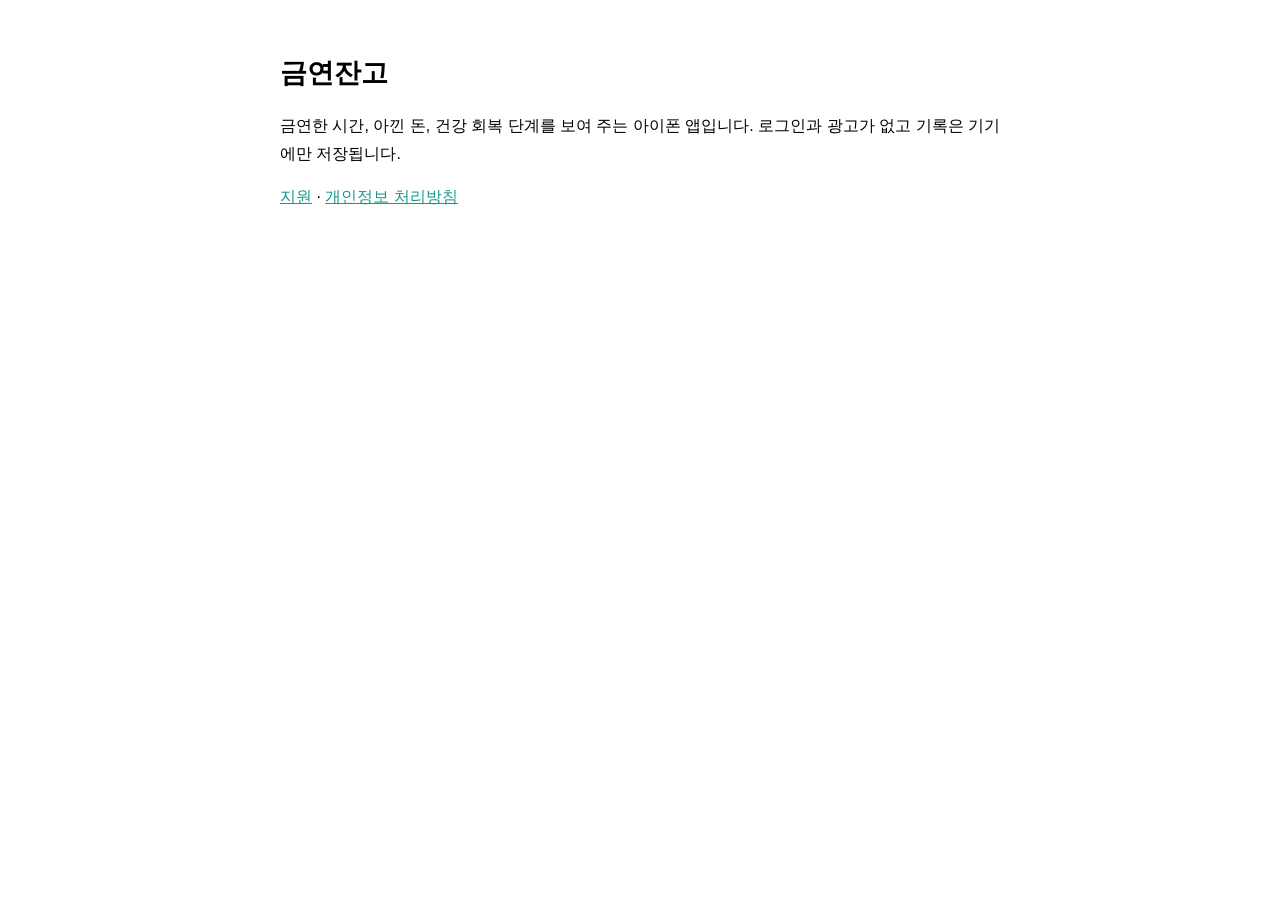
<file: index.html>
<!DOCTYPE html>
<html lang="ko">
<head>
<meta charset="utf-8">
<meta name="viewport" content="width=device-width, initial-scale=1">
<title>금연잔고</title>
<link rel="stylesheet" href="style.css">
</head>
<body>
<h1>금연잔고</h1>
<p>금연한 시간, 아낀 돈, 건강 회복 단계를 보여 주는 아이폰 앱입니다. 로그인과 광고가 없고 기록은 기기에만 저장됩니다.</p>
<p><a href="support.html">지원</a> · <a href="privacy.html">개인정보 처리방침</a></p>
</body>
</html>
</file>
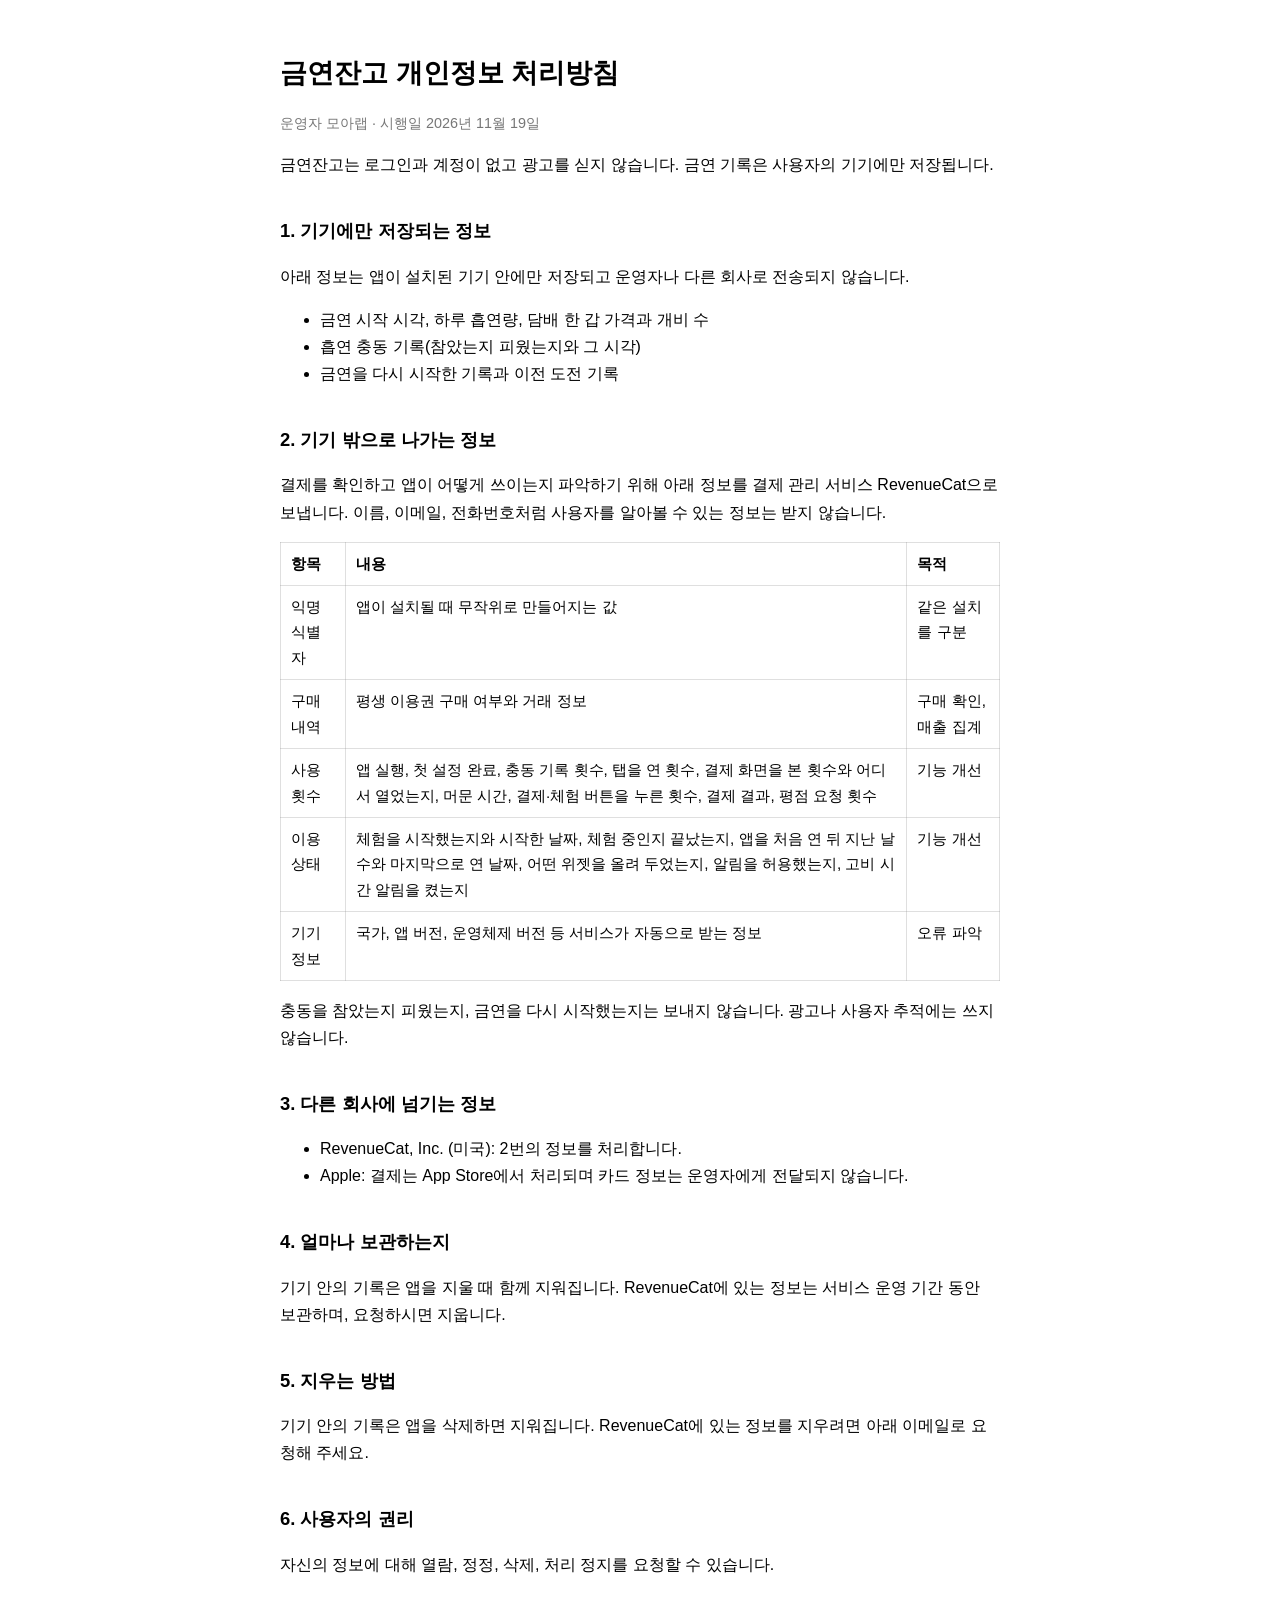
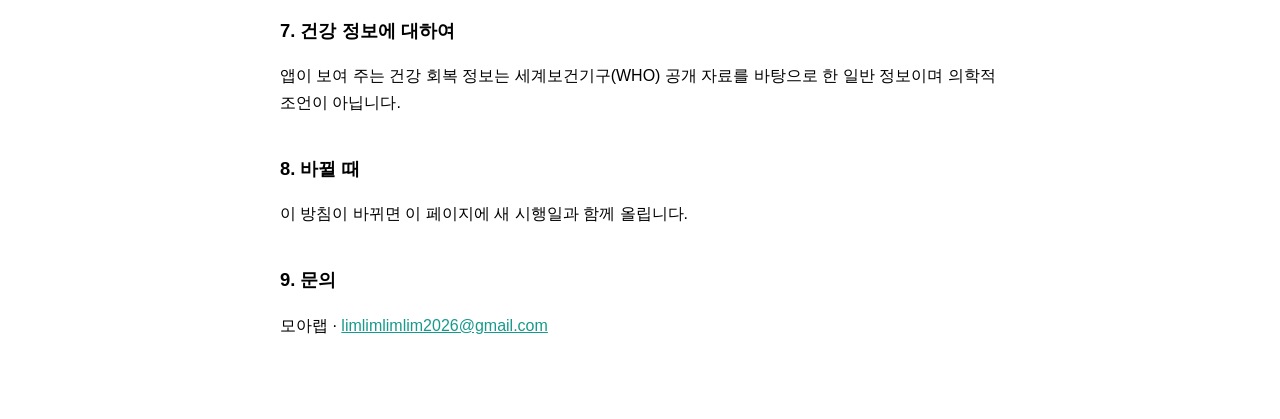
<file: privacy.html>
<!DOCTYPE html>
<html lang="ko">
<head>
<meta charset="utf-8">
<meta name="viewport" content="width=device-width, initial-scale=1">
<title>금연잔고 개인정보 처리방침</title>
<link rel="stylesheet" href="style.css">
</head>
<body>
<h1>금연잔고 개인정보 처리방침</h1>
<p class="meta">운영자 모아랩 · 시행일 2026년 11월 19일</p>

<p>금연잔고는 로그인과 계정이 없고 광고를 싣지 않습니다. 금연 기록은 사용자의 기기에만 저장됩니다.</p>

<h2>1. 기기에만 저장되는 정보</h2>
<p>아래 정보는 앱이 설치된 기기 안에만 저장되고 운영자나 다른 회사로 전송되지 않습니다.</p>
<ul>
<li>금연 시작 시각, 하루 흡연량, 담배 한 갑 가격과 개비 수</li>
<li>흡연 충동 기록(참았는지 피웠는지와 그 시각)</li>
<li>금연을 다시 시작한 기록과 이전 도전 기록</li>
</ul>

<h2>2. 기기 밖으로 나가는 정보</h2>
<p>결제를 확인하고 앱이 어떻게 쓰이는지 파악하기 위해 아래 정보를 결제 관리 서비스 RevenueCat으로 보냅니다. 이름, 이메일, 전화번호처럼 사용자를 알아볼 수 있는 정보는 받지 않습니다.</p>
<table>
<tr><th>항목</th><th>내용</th><th>목적</th></tr>
<tr><td>익명 식별자</td><td>앱이 설치될 때 무작위로 만들어지는 값</td><td>같은 설치를 구분</td></tr>
<tr><td>구매 내역</td><td>평생 이용권 구매 여부와 거래 정보</td><td>구매 확인, 매출 집계</td></tr>
<tr><td>사용 횟수</td><td>앱 실행, 첫 설정 완료, 충동 기록 횟수, 탭을 연 횟수, 결제 화면을 본 횟수와 어디서 열었는지, 머문 시간, 결제·체험 버튼을 누른 횟수, 결제 결과, 평점 요청 횟수</td><td>기능 개선</td></tr>
<tr><td>이용 상태</td><td>체험을 시작했는지와 시작한 날짜, 체험 중인지 끝났는지, 앱을 처음 연 뒤 지난 날수와 마지막으로 연 날짜, 어떤 위젯을 올려 두었는지, 알림을 허용했는지, 고비 시간 알림을 켰는지</td><td>기능 개선</td></tr>
<tr><td>기기 정보</td><td>국가, 앱 버전, 운영체제 버전 등 서비스가 자동으로 받는 정보</td><td>오류 파악</td></tr>
</table>
<p>충동을 참았는지 피웠는지, 금연을 다시 시작했는지는 보내지 않습니다. 광고나 사용자 추적에는 쓰지 않습니다.</p>

<h2>3. 다른 회사에 넘기는 정보</h2>
<ul>
<li>RevenueCat, Inc. (미국): 2번의 정보를 처리합니다.</li>
<li>Apple: 결제는 App Store에서 처리되며 카드 정보는 운영자에게 전달되지 않습니다.</li>
</ul>

<h2>4. 얼마나 보관하는지</h2>
<p>기기 안의 기록은 앱을 지울 때 함께 지워집니다. RevenueCat에 있는 정보는 서비스 운영 기간 동안 보관하며, 요청하시면 지웁니다.</p>

<h2>5. 지우는 방법</h2>
<p>기기 안의 기록은 앱을 삭제하면 지워집니다. RevenueCat에 있는 정보를 지우려면 아래 이메일로 요청해 주세요.</p>

<h2>6. 사용자의 권리</h2>
<p>자신의 정보에 대해 열람, 정정, 삭제, 처리 정지를 요청할 수 있습니다.</p>

<h2>7. 건강 정보에 대하여</h2>
<p>앱이 보여 주는 건강 회복 정보는 세계보건기구(WHO) 공개 자료를 바탕으로 한 일반 정보이며 의학적 조언이 아닙니다.</p>

<h2>8. 바뀔 때</h2>
<p>이 방침이 바뀌면 이 페이지에 새 시행일과 함께 올립니다.</p>

<h2>9. 문의</h2>
<p>모아랩 · <a href="mailto:limlimlimlim2026@gmail.com">limlimlimlim2026@gmail.com</a></p>
</body>
</html>
</file>
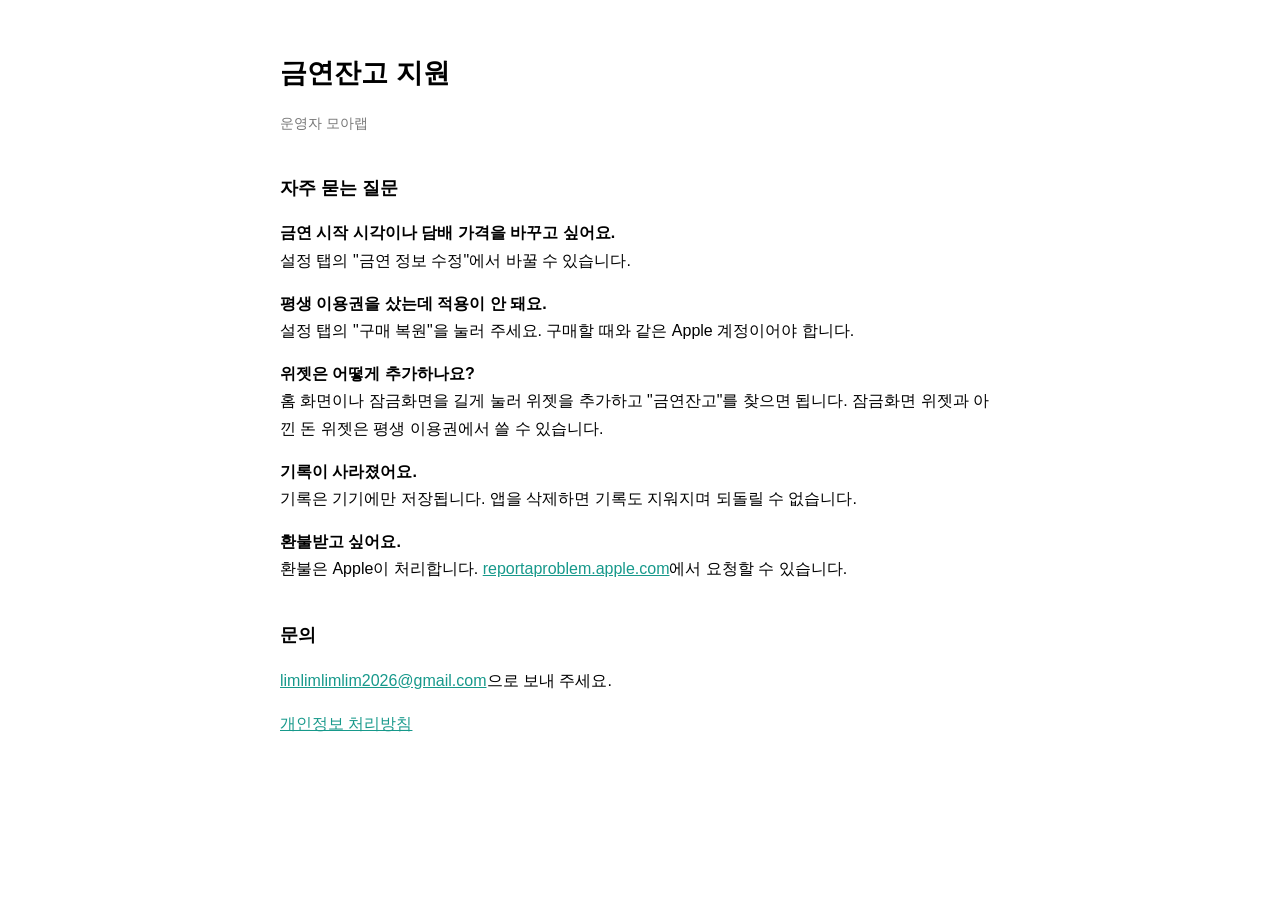
<file: support.html>
<!DOCTYPE html>
<html lang="ko">
<head>
<meta charset="utf-8">
<meta name="viewport" content="width=device-width, initial-scale=1">
<title>금연잔고 지원</title>
<link rel="stylesheet" href="style.css">
</head>
<body>
<h1>금연잔고 지원</h1>
<p class="meta">운영자 모아랩</p>

<h2>자주 묻는 질문</h2>
<p><strong>금연 시작 시각이나 담배 가격을 바꾸고 싶어요.</strong><br>설정 탭의 "금연 정보 수정"에서 바꿀 수 있습니다.</p>
<p><strong>평생 이용권을 샀는데 적용이 안 돼요.</strong><br>설정 탭의 "구매 복원"을 눌러 주세요. 구매할 때와 같은 Apple 계정이어야 합니다.</p>
<p><strong>위젯은 어떻게 추가하나요?</strong><br>홈 화면이나 잠금화면을 길게 눌러 위젯을 추가하고 "금연잔고"를 찾으면 됩니다. 잠금화면 위젯과 아낀 돈 위젯은 평생 이용권에서 쓸 수 있습니다.</p>
<p><strong>기록이 사라졌어요.</strong><br>기록은 기기에만 저장됩니다. 앱을 삭제하면 기록도 지워지며 되돌릴 수 없습니다.</p>
<p><strong>환불받고 싶어요.</strong><br>환불은 Apple이 처리합니다. <a href="https://reportaproblem.apple.com">reportaproblem.apple.com</a>에서 요청할 수 있습니다.</p>

<h2>문의</h2>
<p><a href="mailto:limlimlimlim2026@gmail.com">limlimlimlim2026@gmail.com</a>으로 보내 주세요.</p>

<p><a href="privacy.html">개인정보 처리방침</a></p>
</body>
</html>
</file>
<file: style.css>
:root { color-scheme: light dark; }
body { font-family: -apple-system, BlinkMacSystemFont, "Apple SD Gothic Neo", "Noto Sans KR", sans-serif; line-height: 1.7; max-width: 720px; margin: 0 auto; padding: 32px 20px 64px; }
h1 { font-size: 1.7rem; margin-bottom: 0.2em; }
h2 { font-size: 1.15rem; margin-top: 2em; }
.meta { color: #777; font-size: 0.9rem; }
table { border-collapse: collapse; width: 100%; font-size: 0.95rem; }
th, td { border: 1px solid #8884; padding: 8px 10px; text-align: left; vertical-align: top; }
a { color: #17998B; }
</file>
